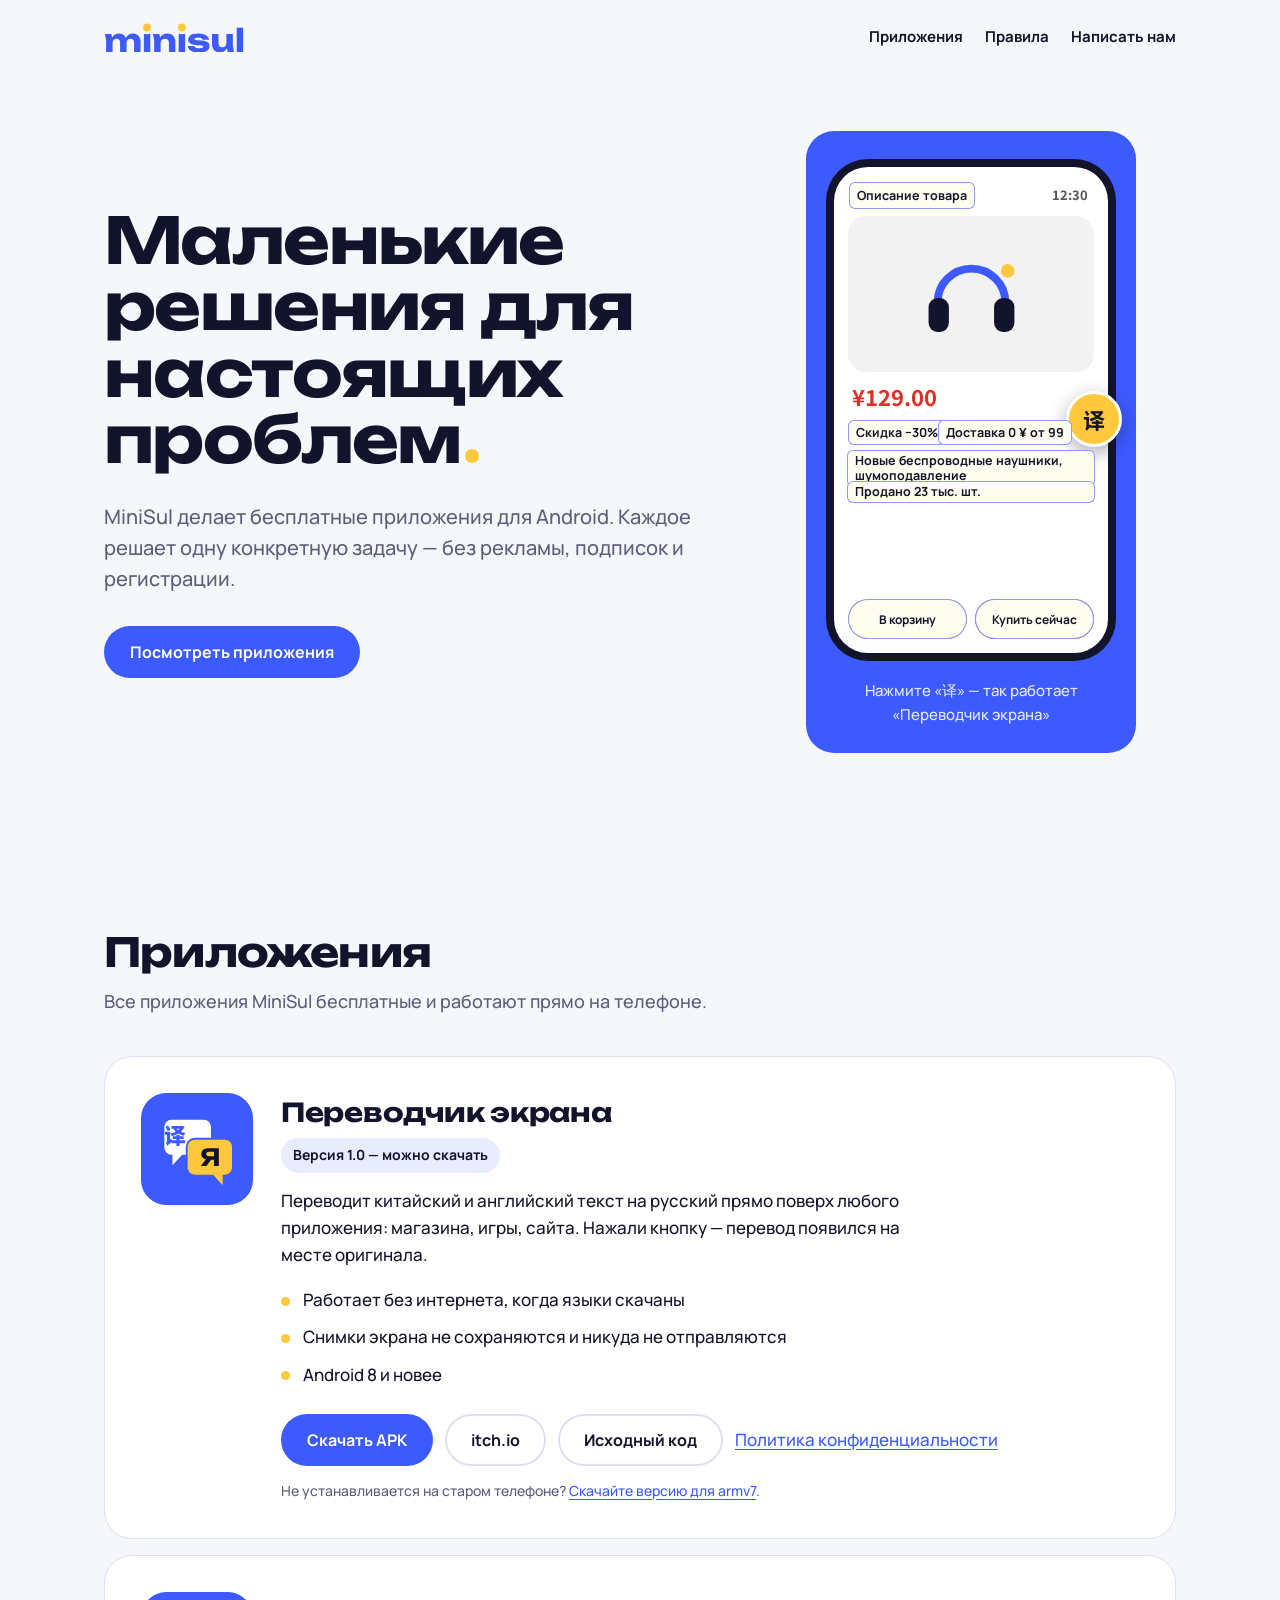
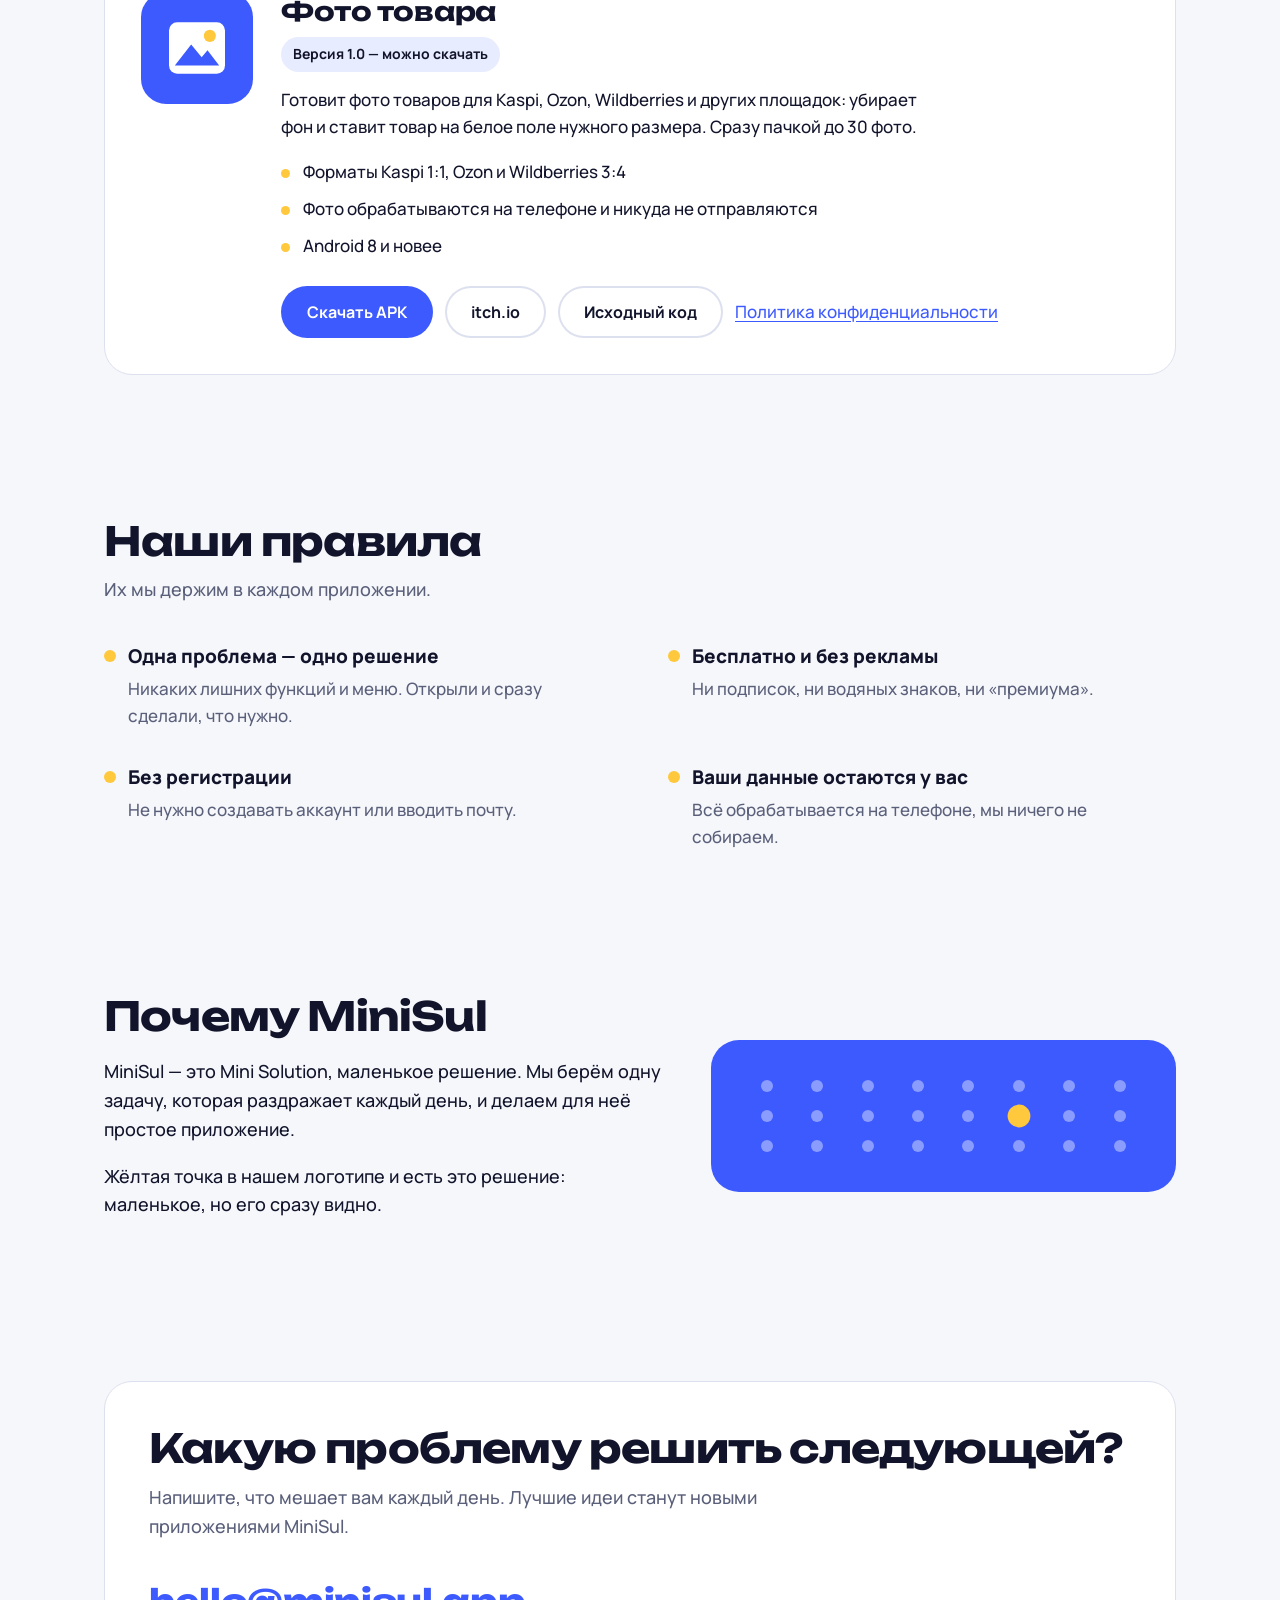
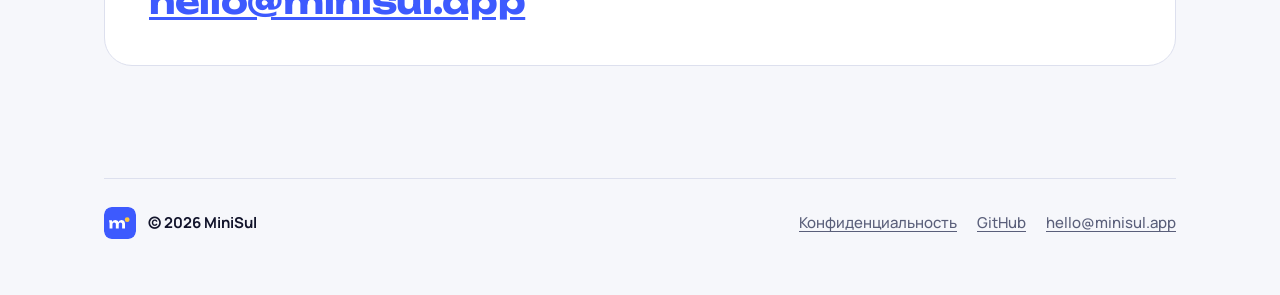
<file: index.html>
<!doctype html>
<html lang="ru">
<head>
<meta charset="utf-8">
<meta name="viewport" content="width=device-width, initial-scale=1">
<title>MiniSul — маленькие решения для настоящих проблем</title>
<meta name="description" content="MiniSul делает бесплатные приложения для Android без рекламы, подписок и регистрации. Первое — «Переводчик экрана»: китайский и английский на русский поверх любого приложения.">
<link rel="canonical" href="https://minisul.app/">
<meta name="theme-color" content="#3D5AFE">
<link rel="icon" href="/favicon.svg" type="image/svg+xml">
<link rel="icon" href="/favicon-32.png" sizes="32x32" type="image/png">
<link rel="apple-touch-icon" href="/apple-touch-icon.png">
<meta property="og:type" content="website">
<meta property="og:site_name" content="MiniSul">
<meta property="og:title" content="MiniSul — маленькие решения для настоящих проблем">
<meta property="og:description" content="Бесплатные приложения для Android без рекламы и регистрации.">
<meta property="og:url" content="https://minisul.app/">
<meta property="og:image" content="https://minisul.app/assets/img/og.png">
<meta name="twitter:card" content="summary_large_image">
<link rel="preconnect" href="https://fonts.googleapis.com">
<link rel="preconnect" href="https://fonts.gstatic.com" crossorigin>
<link rel="stylesheet" href="https://fonts.googleapis.com/css2?family=Manrope:wght@500;700;800&family=Unbounded:wght@700&display=swap">
<link rel="stylesheet" href="https://fonts.googleapis.com/css2?family=Noto+Sans+SC:wght@700&display=swap&text=%E6%96%B0%E6%AC%BE%E6%97%A0%E7%BA%BF%E8%93%9D%E7%89%99%E8%80%B3%E6%9C%BA%E9%99%8D%E5%99%AA%E9%95%BF%E7%BB%AD%E8%88%AA%E9%99%90%E6%97%B6%E6%8A%98%E6%89%A37%E6%8A%98%E6%BB%A199%E5%85%83%E5%8C%85%E9%82%AE%E5%B7%B2%E5%94%AE2.3%E4%B8%87%E4%BB%B6%E5%8A%A0%E5%85%A5%E8%B4%AD%E7%89%A9%E8%BD%A6%E7%AB%8B%E5%8D%B3%E8%B4%AD%E4%B9%B0%E5%95%86%E5%93%81%E8%AF%A6%E6%83%85%E8%AF%91">
<link rel="stylesheet" href="/assets/site.css">
</head>
<body>
<div class="wrap">
  <header class="top">
    <a class="logo" href="/" aria-label="MiniSul — на главную">
      <img class="logo-light" src="/assets/img/wordmark.svg" alt="minisul" width="152" height="30">
      <img class="logo-dark" src="/assets/img/wordmark-white.svg" alt="minisul" width="152" height="30">
    </a>
    <nav aria-label="Разделы">
      <a href="#apps">Приложения</a>
      <a class="opt" href="#rules">Правила</a>
      <a href="#contact">Написать нам</a>
    </nav>
  </header>

  <main>
    <div class="hero">
      <div>
        <h1>Маленькие решения для настоящих проблем<span class="dot" aria-hidden="true"></span></h1>
        <p class="lead">MiniSul делает бесплатные приложения для Android. Каждое решает одну конкретную задачу — без рекламы, подписок и регистрации.</p>
        <div class="actions">
          <a class="btn btn-primary" href="#apps">Посмотреть приложения</a>
        </div>
      </div>

      <figure class="demo" aria-label="Демонстрация: «Переводчик экрана» переводит китайский магазин на русский">
        <div class="phone" id="phone">
          <div class="bar"><span class="cn">商品详情<span class="ru">Описание товара</span></span><span>12:30</span></div>
          <div class="pic" aria-hidden="true">
            <svg viewBox="0 0 100 100"><path d="M20 58a30 30 0 0 1 60 0" fill="none" stroke="#3D5AFE" stroke-width="7" stroke-linecap="round"/><rect x="12" y="54" width="18" height="30" rx="8" fill="#12142B"/><rect x="70" y="54" width="18" height="30" rx="8" fill="#12142B"/><circle cx="82" cy="30" r="6" fill="#FFC83D"/></svg>
          </div>
          <p class="cn price">¥129.00</p>
          <p class="cn"><span class="cn tag">限时折扣 7折<span class="ru">Скидка −30%</span></span><span class="cn tag">满99元包邮<span class="ru">Доставка 0 ¥ от 99</span></span></p>
          <p class="cn title">新款无线蓝牙耳机 降噪 长续航<span class="ru">Новые беспроводные наушники, шумоподавление</span></p>
          <p class="cn small">已售2.3万件<span class="ru">Продано 23 тыс. шт.</span></p>
          <div class="buy"><span>加入购物车<span class="ru">В корзину</span></span><span>立即购买<span class="ru">Купить сейчас</span></span></div>
          <button class="fab" id="fab" type="button" aria-pressed="false" aria-label="Перевести экран">译</button>
        </div>
        <figcaption class="hint">Нажмите «译» — так работает «Переводчик экрана»</figcaption>
      </figure>
    </div>

    <section id="apps" aria-labelledby="apps-title">
      <h2 class="sec-title" id="apps-title">Приложения</h2>
      <p class="sec-lead">Все приложения MiniSul бесплатные и работают прямо на телефоне.</p>

      <article class="app-main">
        <img class="icon" src="/assets/img/icon-screen-translator.svg" alt="" width="112" height="112">
        <div>
          <h3>Переводчик экрана</h3>
          <span class="status">Версия 1.0 — можно скачать</span>
          <p>Переводит китайский и английский текст на русский прямо поверх любого приложения: магазина, игры, сайта. Нажали кнопку — перевод появился на месте оригинала.</p>
          <ul class="facts">
            <li>Работает без интернета, когда языки скачаны</li>
            <li>Снимки экрана не сохраняются и никуда не отправляются</li>
            <li>Android 8 и новее</li>
          </ul>
          <div class="actions">
            <a class="btn btn-primary" href="/downloads/ScreenTranslator.apk" download>Скачать APK</a>
            <a class="btn btn-ghost" href="https://minisul.itch.io/perevodchik-ekrana">itch.io</a>
            <a class="btn btn-ghost" href="https://github.com/alpharusts/ScreenTranslator">Исходный код</a>
            <a href="/privacy/screen-translator/">Политика конфиденциальности</a>
          </div>
          <p style="margin: 14px 0 0; font-size: 14px; color: var(--ink-muted)">Не устанавливается на старом телефоне? <a href="/downloads/ScreenTranslator-armv7.apk" download>Скачайте версию для armv7</a>.</p>
        </div>
      </article>

      <article class="app-main" style="margin-top: 16px">
        <img class="icon" src="/assets/img/icon-product-photo.svg" alt="" width="112" height="112">
        <div>
          <h3>Фото товара</h3>
          <span class="status">Версия 1.0 — можно скачать</span>
          <p>Готовит фото товаров для Kaspi, Ozon, Wildberries и других площадок: убирает фон и ставит товар на белое поле нужного размера. Сразу пачкой до 30 фото.</p>
          <ul class="facts">
            <li>Форматы Kaspi 1:1, Ozon и Wildberries 3:4</li>
            <li>Фото обрабатываются на телефоне и никуда не отправляются</li>
            <li>Android 8 и новее</li>
          </ul>
          <div class="actions">
            <a class="btn btn-primary" href="/downloads/FotoTovara.apk" download>Скачать APK</a>
            <a class="btn btn-ghost" href="https://minisul.itch.io/foto-tovara">itch.io</a>
            <a class="btn btn-ghost" href="https://github.com/alpharusts/ProductPhoto">Исходный код</a>
            <a href="/privacy/product-photo/">Политика конфиденциальности</a>
          </div>
        </div>
      </article>
    </section>

    <section id="rules" aria-labelledby="rules-title">
      <h2 class="sec-title" id="rules-title">Наши правила</h2>
      <p class="sec-lead">Их мы держим в каждом приложении.</p>
      <div class="rules">
        <div class="rule"><h3>Одна проблема — одно решение</h3><p>Никаких лишних функций и меню. Открыли и сразу сделали, что нужно.</p></div>
        <div class="rule"><h3>Бесплатно и без рекламы</h3><p>Ни подписок, ни водяных знаков, ни «премиума».</p></div>
        <div class="rule"><h3>Без регистрации</h3><p>Не нужно создавать аккаунт или вводить почту.</p></div>
        <div class="rule"><h3>Ваши данные остаются у вас</h3><p>Всё обрабатывается на телефоне, мы ничего не собираем.</p></div>
      </div>
    </section>

    <section aria-labelledby="about-title">
      <div class="about">
        <div>
          <h2 class="sec-title" id="about-title">Почему MiniSul</h2>
          <p>MiniSul — это Mini Solution, маленькое решение. Мы берём одну задачу, которая раздражает каждый день, и делаем для неё простое приложение.</p>
          <p>Жёлтая точка в нашем логотипе и есть это решение: маленькое, но его сразу видно.</p>
        </div>
        <div class="field" aria-hidden="true">
          <i></i><i></i><i></i><i></i><i></i><i></i><i></i><i></i>
          <i></i><i></i><i></i><i></i><i></i><i class="yes"></i><i></i><i></i>
          <i></i><i></i><i></i><i></i><i></i><i></i><i></i><i></i>
        </div>
      </div>
    </section>

    <section id="contact" aria-labelledby="contact-title">
      <div class="contact">
        <h2 class="sec-title" id="contact-title">Какую проблему решить следующей?</h2>
        <p class="sec-lead">Напишите, что мешает вам каждый день. Лучшие идеи станут новыми приложениями MiniSul.</p>
        <a class="mail" href="mailto:hello@minisul.app">hello@minisul.app</a>
      </div>
    </section>
  </main>

  <footer>
    <div class="row">
      <div class="brand"><img src="/favicon.svg" alt="" width="32" height="32">© 2026 MiniSul</div>
      <div class="links">
        <a href="/privacy/screen-translator/">Конфиденциальность</a>
        <a href="https://github.com/alpharusts">GitHub</a>
        <a href="mailto:hello@minisul.app">hello@minisul.app</a>
      </div>
    </div>
  </footer>
</div>

<script>
(function () {
  var phone = document.getElementById('phone');
  var fab = document.getElementById('fab');
  var touched = false;
  function set(on) { phone.classList.toggle('on', on); fab.setAttribute('aria-pressed', on ? 'true' : 'false'); }
  fab.addEventListener('click', function () { touched = true; set(!phone.classList.contains('on')); });
  // Один показ при загрузке: перевод появляется сам, дальше — по кнопке
  var reduce = window.matchMedia && window.matchMedia('(prefers-reduced-motion: reduce)').matches;
  if (!reduce) setTimeout(function () { if (!touched) set(true); }, 1400);
})();
</script>
</body>
</html>
</file>
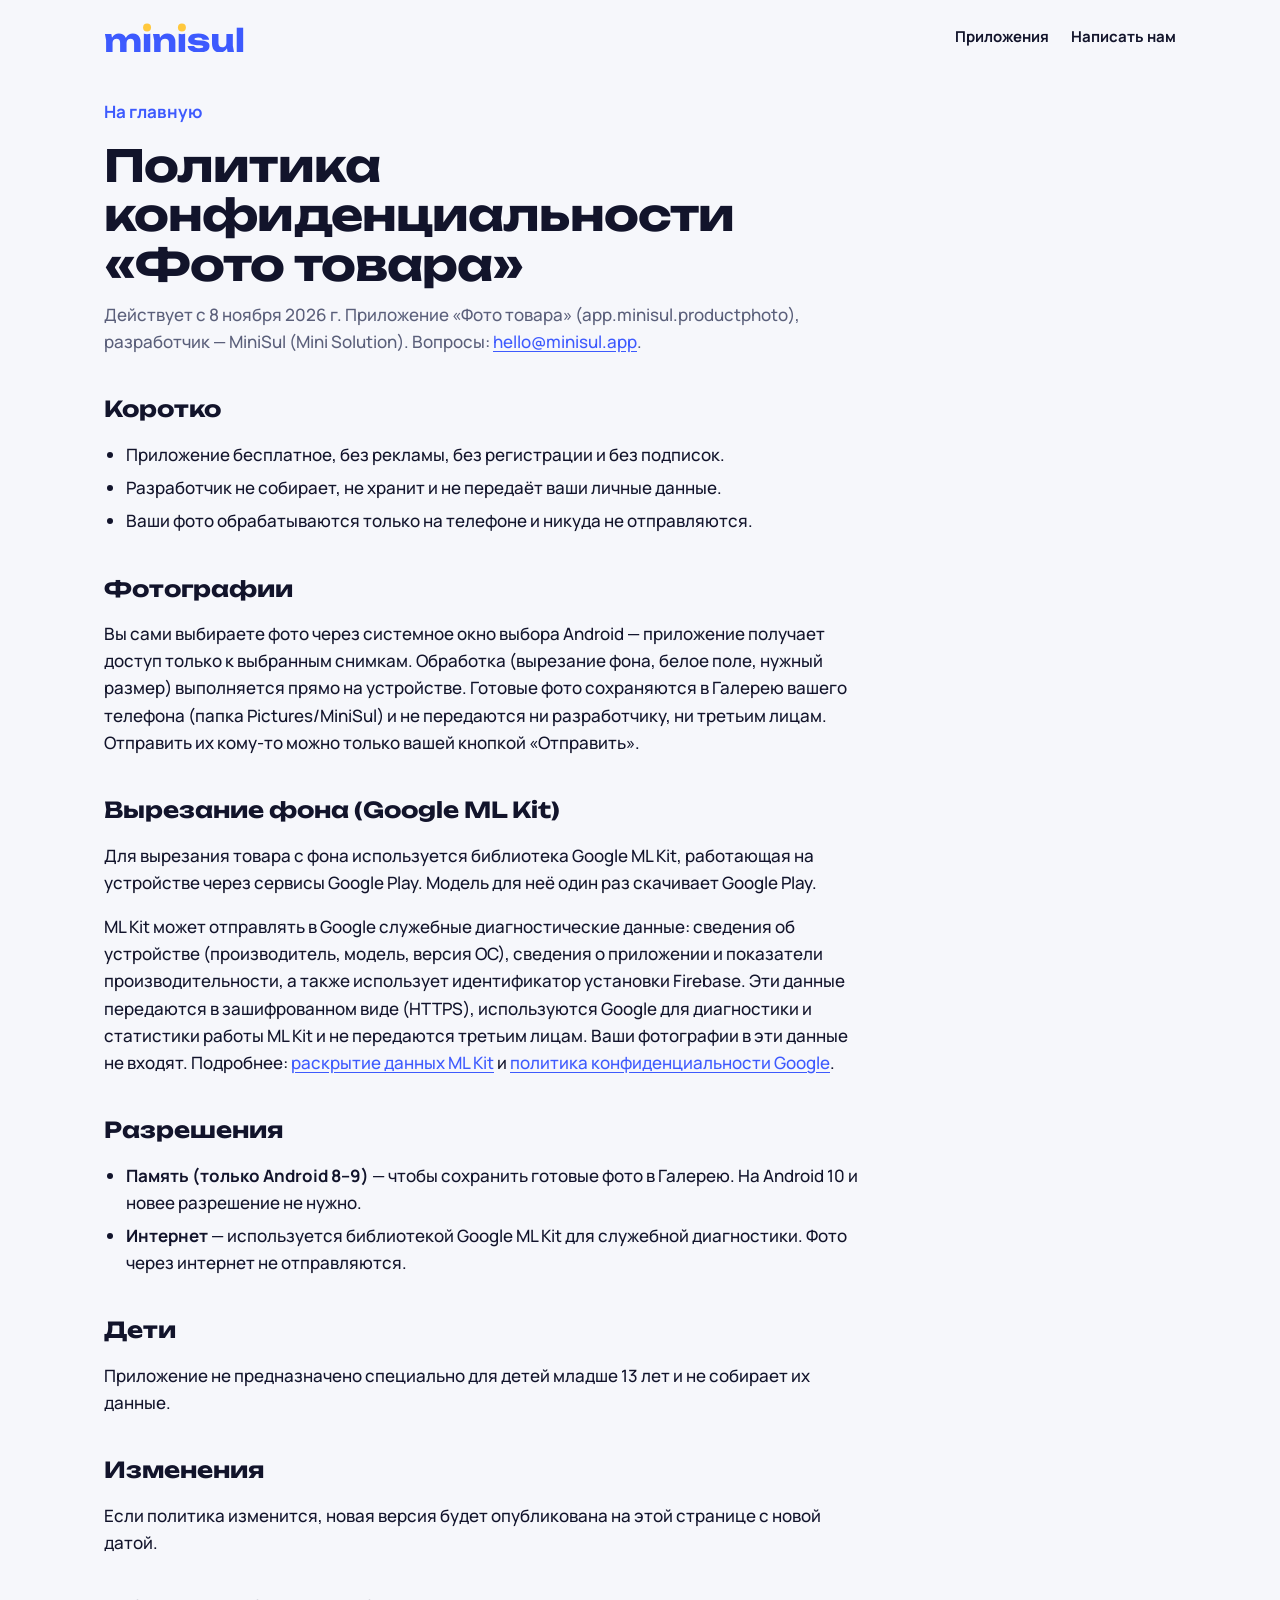
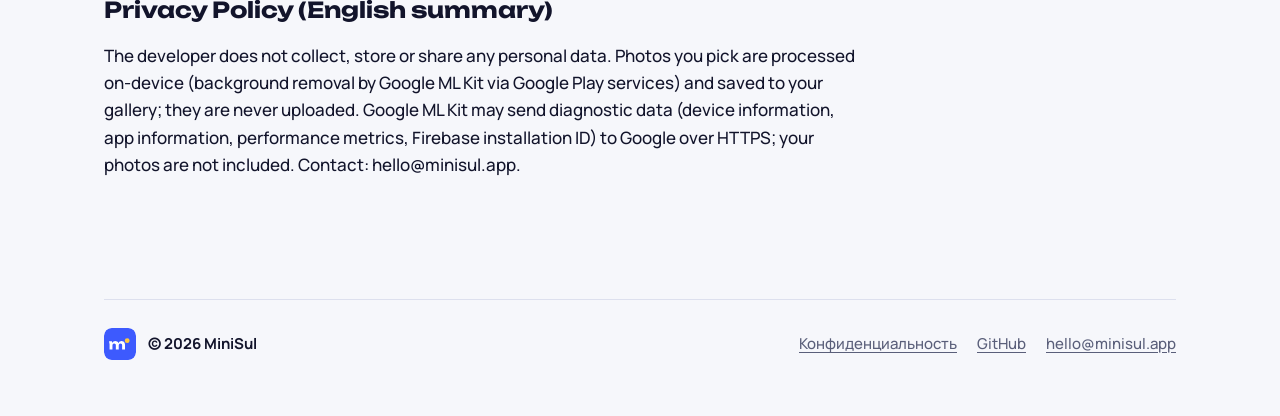
<file: privacy/product-photo/index.html>
<!doctype html>
<html lang="ru">
<head>
<meta charset="utf-8">
<meta name="viewport" content="width=device-width, initial-scale=1">
<meta name="theme-color" content="#3D5AFE">
<link rel="icon" href="/favicon.svg" type="image/svg+xml">
<link rel="icon" href="/favicon-32.png" sizes="32x32" type="image/png">
<link rel="apple-touch-icon" href="/apple-touch-icon.png">
<link rel="preconnect" href="https://fonts.googleapis.com">
<link rel="preconnect" href="https://fonts.gstatic.com" crossorigin>
<link rel="stylesheet" href="https://fonts.googleapis.com/css2?family=Manrope:wght@500;700;800&family=Unbounded:wght@700&display=swap">
<link rel="stylesheet" href="/assets/site.css">
<title>Политика конфиденциальности — Фото товара — MiniSul</title>
<meta name="description" content="Политика конфиденциальности приложения «Фото товара» от MiniSul.">
<link rel="canonical" href="https://minisul.app/privacy/product-photo/">
</head>
<body>
<div class="wrap">
  <header class="top">
    <a class="logo" href="/" aria-label="MiniSul — на главную">
      <img class="logo-light" src="/assets/img/wordmark.svg" alt="minisul" width="152" height="30">
      <img class="logo-dark" src="/assets/img/wordmark-white.svg" alt="minisul" width="152" height="30">
    </a>
    <nav aria-label="Разделы"><a href="/#apps">Приложения</a><a href="/#contact">Написать нам</a></nav>
  </header>
  <main class="doc">
    <a class="back" href="/">На главную</a>
    <h1>Политика конфиденциальности «Фото товара»</h1>
    <p class="meta">Действует с 8 ноября 2026 г. Приложение «Фото товара» (app.minisul.productphoto), разработчик — MiniSul (Mini Solution). Вопросы: <a href="mailto:hello@minisul.app">hello@minisul.app</a>.</p>

    <h2>Коротко</h2>
    <ul>
      <li>Приложение бесплатное, без рекламы, без регистрации и без подписок.</li>
      <li>Разработчик не собирает, не хранит и не передаёт ваши личные данные.</li>
      <li>Ваши фото обрабатываются только на телефоне и никуда не отправляются.</li>
    </ul>

    <h2>Фотографии</h2>
    <p>Вы сами выбираете фото через системное окно выбора Android — приложение получает доступ только к выбранным снимкам. Обработка (вырезание фона, белое поле, нужный размер) выполняется прямо на устройстве. Готовые фото сохраняются в Галерею вашего телефона (папка Pictures/MiniSul) и не передаются ни разработчику, ни третьим лицам. Отправить их кому-то можно только вашей кнопкой «Отправить».</p>

    <h2>Вырезание фона (Google ML Kit)</h2>
    <p>Для вырезания товара с фона используется библиотека Google ML Kit, работающая на устройстве через сервисы Google Play. Модель для неё один раз скачивает Google Play.</p>
    <p>ML Kit может отправлять в Google служебные диагностические данные: сведения об устройстве (производитель, модель, версия ОС), сведения о приложении и показатели производительности, а также использует идентификатор установки Firebase. Эти данные передаются в зашифрованном виде (HTTPS), используются Google для диагностики и статистики работы ML Kit и не передаются третьим лицам. Ваши фотографии в эти данные не входят. Подробнее: <a href="https://developers.google.com/ml-kit/android-data-disclosure">раскрытие данных ML Kit</a> и <a href="https://policies.google.com/privacy">политика конфиденциальности Google</a>.</p>

    <h2>Разрешения</h2>
    <ul>
      <li><strong>Память (только Android 8–9)</strong> — чтобы сохранить готовые фото в Галерею. На Android 10 и новее разрешение не нужно.</li>
      <li><strong>Интернет</strong> — используется библиотекой Google ML Kit для служебной диагностики. Фото через интернет не отправляются.</li>
    </ul>

    <h2>Дети</h2>
    <p>Приложение не предназначено специально для детей младше 13 лет и не собирает их данные.</p>

    <h2>Изменения</h2>
    <p>Если политика изменится, новая версия будет опубликована на этой странице с новой датой.</p>

    <h2 lang="en">Privacy Policy (English summary)</h2>
    <p lang="en">The developer does not collect, store or share any personal data. Photos you pick are processed on-device (background removal by Google ML Kit via Google Play services) and saved to your gallery; they are never uploaded. Google ML Kit may send diagnostic data (device information, app information, performance metrics, Firebase installation ID) to Google over HTTPS; your photos are not included. Contact: hello@minisul.app.</p>
  </main>
  <footer>
    <div class="row">
      <div class="brand"><img src="/favicon.svg" alt="" width="32" height="32">© 2026 MiniSul</div>
      <div class="links"><a href="/privacy/screen-translator/">Конфиденциальность</a><a href="https://github.com/alpharusts">GitHub</a><a href="mailto:hello@minisul.app">hello@minisul.app</a></div>
    </div>
  </footer>
</div>
</body>
</html>
</file>
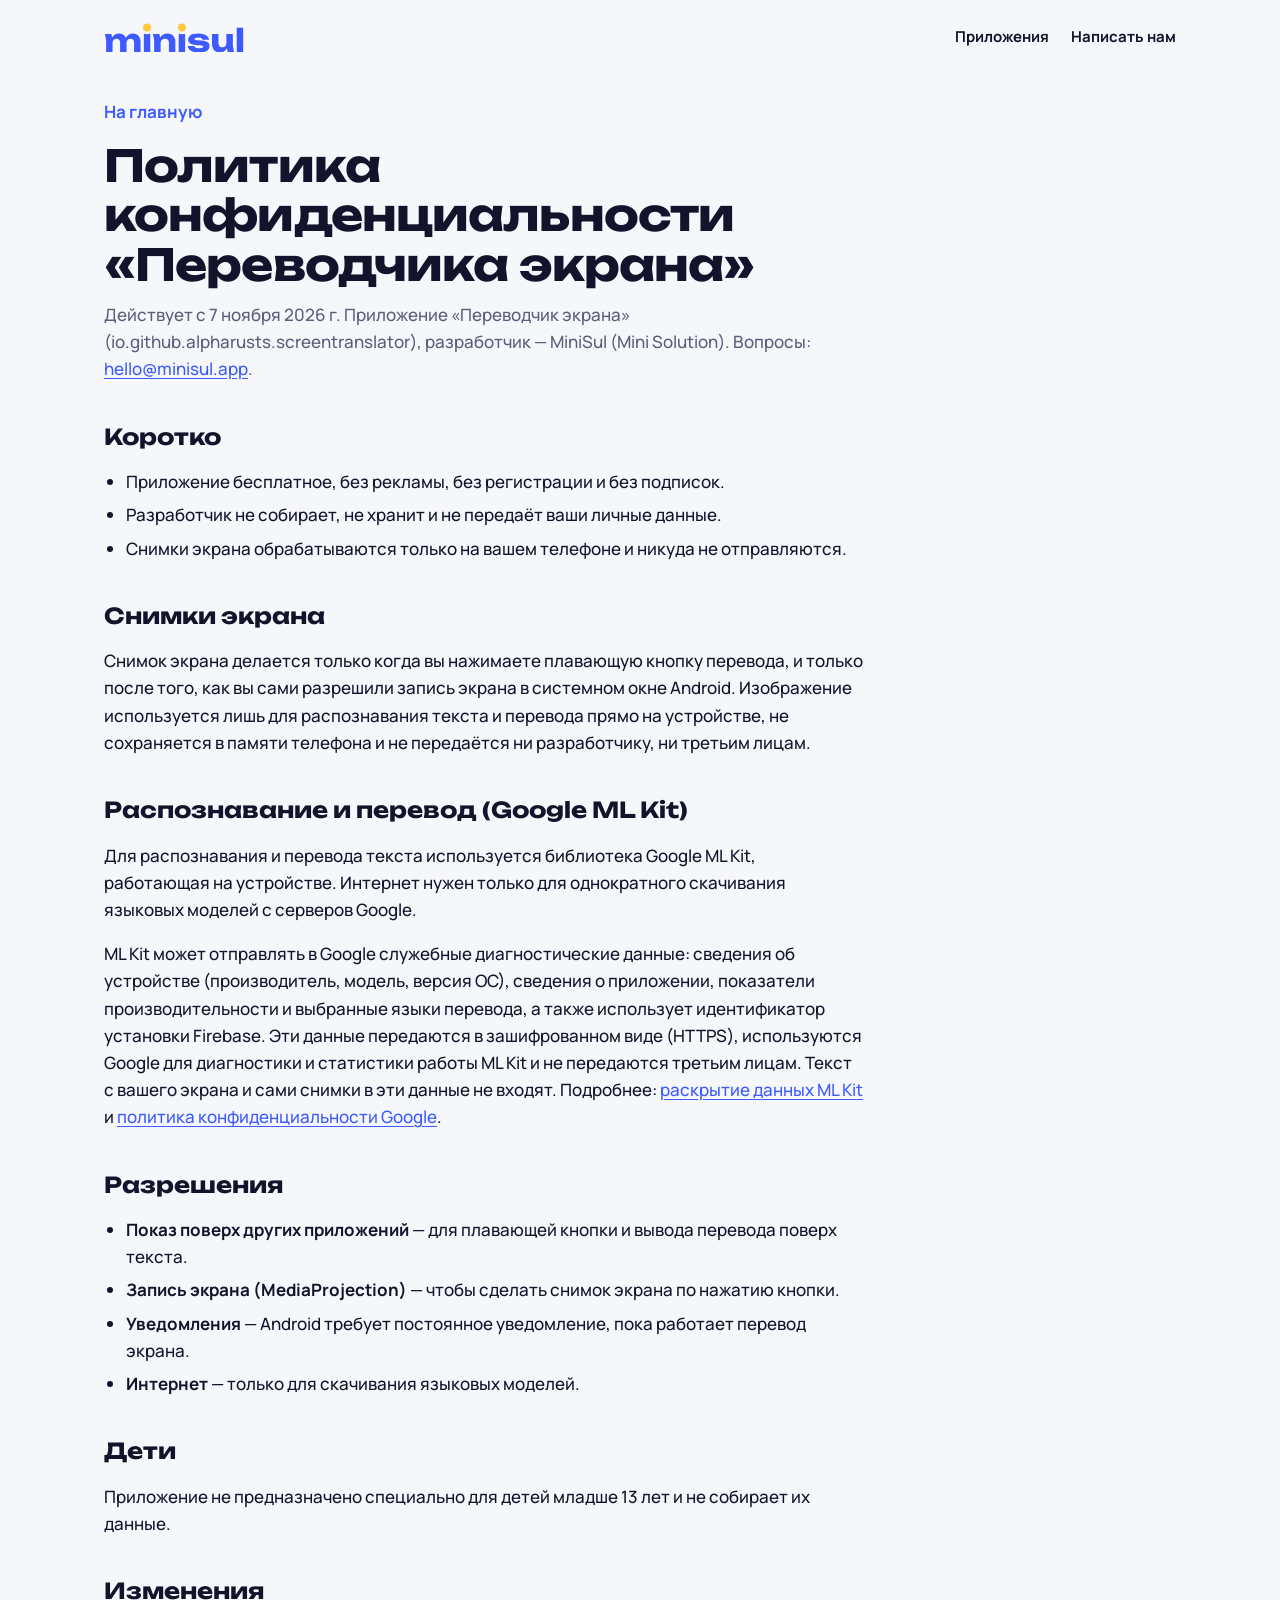
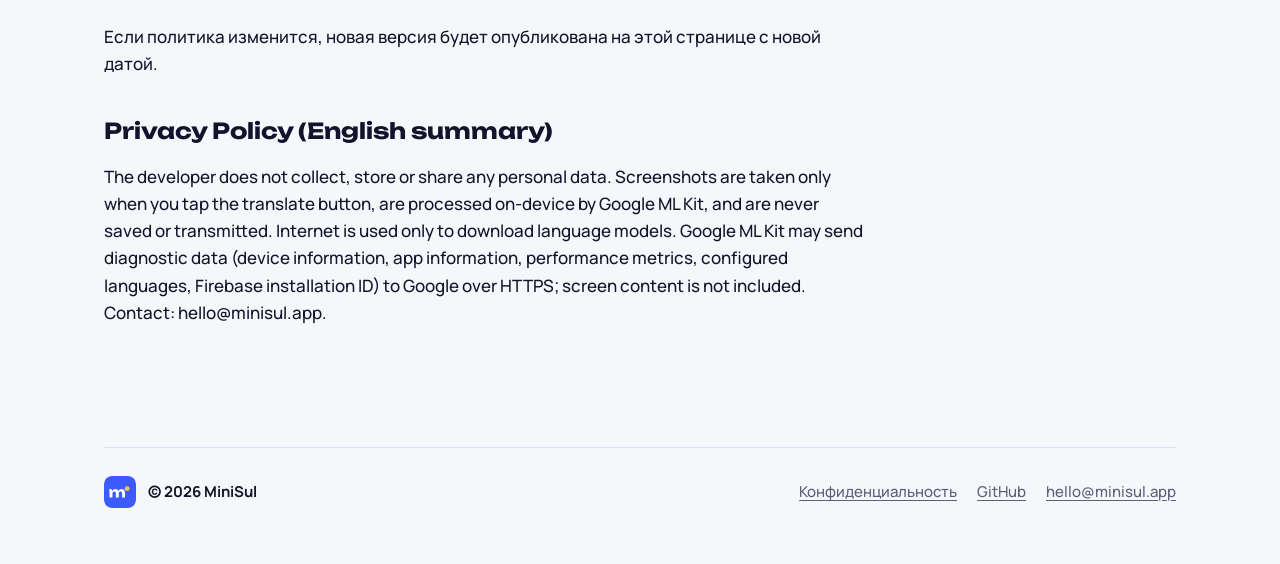
<file: privacy/screen-translator/index.html>
<!doctype html>
<html lang="ru">
<head>
<meta charset="utf-8">
<meta name="viewport" content="width=device-width, initial-scale=1">
<meta name="theme-color" content="#3D5AFE">
<link rel="icon" href="/favicon.svg" type="image/svg+xml">
<link rel="icon" href="/favicon-32.png" sizes="32x32" type="image/png">
<link rel="apple-touch-icon" href="/apple-touch-icon.png">
<link rel="preconnect" href="https://fonts.googleapis.com">
<link rel="preconnect" href="https://fonts.gstatic.com" crossorigin>
<link rel="stylesheet" href="https://fonts.googleapis.com/css2?family=Manrope:wght@500;700;800&family=Unbounded:wght@700&display=swap">
<link rel="stylesheet" href="/assets/site.css">
<title>Политика конфиденциальности — Переводчик экрана — MiniSul</title>
<meta name="description" content="Политика конфиденциальности приложения «Переводчик экрана» от MiniSul.">
<link rel="canonical" href="https://minisul.app/privacy/screen-translator/">
</head>
<body>
<div class="wrap">
  <header class="top">
    <a class="logo" href="/" aria-label="MiniSul — на главную">
      <img class="logo-light" src="/assets/img/wordmark.svg" alt="minisul" width="152" height="30">
      <img class="logo-dark" src="/assets/img/wordmark-white.svg" alt="minisul" width="152" height="30">
    </a>
    <nav aria-label="Разделы"><a href="/#apps">Приложения</a><a href="/#contact">Написать нам</a></nav>
  </header>
  <main class="doc">
    <a class="back" href="/">На главную</a>
    <h1>Политика конфиденциальности «Переводчика экрана»</h1>
    <p class="meta">Действует с 7 ноября 2026 г. Приложение «Переводчик экрана» (io.github.alpharusts.screentranslator), разработчик — MiniSul (Mini Solution). Вопросы: <a href="mailto:hello@minisul.app">hello@minisul.app</a>.</p>

    <h2>Коротко</h2>
    <ul>
      <li>Приложение бесплатное, без рекламы, без регистрации и без подписок.</li>
      <li>Разработчик не собирает, не хранит и не передаёт ваши личные данные.</li>
      <li>Снимки экрана обрабатываются только на вашем телефоне и никуда не отправляются.</li>
    </ul>

    <h2>Снимки экрана</h2>
    <p>Снимок экрана делается только когда вы нажимаете плавающую кнопку перевода, и только после того, как вы сами разрешили запись экрана в системном окне Android. Изображение используется лишь для распознавания текста и перевода прямо на устройстве, не сохраняется в памяти телефона и не передаётся ни разработчику, ни третьим лицам.</p>

    <h2>Распознавание и перевод (Google ML Kit)</h2>
    <p>Для распознавания и перевода текста используется библиотека Google ML Kit, работающая на устройстве. Интернет нужен только для однократного скачивания языковых моделей с серверов Google.</p>
    <p>ML Kit может отправлять в Google служебные диагностические данные: сведения об устройстве (производитель, модель, версия ОС), сведения о приложении, показатели производительности и выбранные языки перевода, а также использует идентификатор установки Firebase. Эти данные передаются в зашифрованном виде (HTTPS), используются Google для диагностики и статистики работы ML Kit и не передаются третьим лицам. Текст с вашего экрана и сами снимки в эти данные не входят. Подробнее: <a href="https://developers.google.com/ml-kit/android-data-disclosure">раскрытие данных ML Kit</a> и <a href="https://policies.google.com/privacy">политика конфиденциальности Google</a>.</p>

    <h2>Разрешения</h2>
    <ul>
      <li><strong>Показ поверх других приложений</strong> — для плавающей кнопки и вывода перевода поверх текста.</li>
      <li><strong>Запись экрана (MediaProjection)</strong> — чтобы сделать снимок экрана по нажатию кнопки.</li>
      <li><strong>Уведомления</strong> — Android требует постоянное уведомление, пока работает перевод экрана.</li>
      <li><strong>Интернет</strong> — только для скачивания языковых моделей.</li>
    </ul>

    <h2>Дети</h2>
    <p>Приложение не предназначено специально для детей младше 13 лет и не собирает их данные.</p>

    <h2>Изменения</h2>
    <p>Если политика изменится, новая версия будет опубликована на этой странице с новой датой.</p>

    <h2 lang="en">Privacy Policy (English summary)</h2>
    <p lang="en">The developer does not collect, store or share any personal data. Screenshots are taken only when you tap the translate button, are processed on-device by Google ML Kit, and are never saved or transmitted. Internet is used only to download language models. Google ML Kit may send diagnostic data (device information, app information, performance metrics, configured languages, Firebase installation ID) to Google over HTTPS; screen content is not included. Contact: hello@minisul.app.</p>
  </main>
  <footer>
    <div class="row">
      <div class="brand"><img src="/favicon.svg" alt="" width="32" height="32">© 2026 MiniSul</div>
      <div class="links"><a href="/privacy/screen-translator/">Конфиденциальность</a><a href="https://github.com/alpharusts">GitHub</a><a href="mailto:hello@minisul.app">hello@minisul.app</a></div>
    </div>
  </footer>
</div>
</body>
</html>
</file>
<file: assets/site.css>
/* MiniSul — сайт. Токены из бренд-системы MiniSul. */

:root {
  color-scheme: light;
  --brand: #3D5AFE;          /* индиго MiniSul: плашки, кнопки */
  --brand-strong: #2B44D9;
  --brand-text: #3D5AFE;     /* ссылки и акценты текстом */
  --brand-tint: #E8ECFF;
  --accent: #FFC83D;         /* жёлтая «точка решения» — только акцент */
  --on-brand: #FFFFFF;
  --ink: #12142B;
  --ink-muted: #5A5F7A;
  --surface: #F6F7FB;
  --surface-raised: #FFFFFF;
  --line: #DDE0EE;
  --bubble: #FFFDF0;
  --font-display: "Unbounded", "Manrope", system-ui, sans-serif;
  --font-sans: "Manrope", system-ui, -apple-system, "Segoe UI", Roboto, sans-serif;
  --radius-sm: 8px; --radius-md: 16px; --radius-lg: 28px;
  --space-1: 4px; --space-2: 8px; --space-4: 16px; --space-6: 24px;
  --page: 1120px;
}
@media (prefers-color-scheme: dark) {
  :root {
    color-scheme: dark;
    --brand-text: #8C9EFF;
    --brand-tint: #1E2450;
    --ink: #F2F3FA;
    --ink-muted: #A3A8C3;
    --surface: #0E1020;
    --surface-raised: #181B33;
    --line: #2A2E4D;
  }
}

* { box-sizing: border-box; }
html { -webkit-text-size-adjust: 100%; scroll-behavior: smooth; scroll-padding-top: 24px; }
body { margin: 0; background: var(--surface); color: var(--ink); font: 500 17px/1.6 var(--font-sans); }
img { max-width: 100%; display: block; }
a { color: var(--brand-text); text-underline-offset: 3px; }
a:hover { text-decoration-thickness: 2px; }
:focus-visible { outline: 3px solid var(--accent); outline-offset: 3px; border-radius: 6px; }
.wrap { max-width: var(--page); margin: 0 auto; padding: 0 var(--space-6); }

/* Шапка */
.top { display: flex; align-items: center; justify-content: space-between; gap: var(--space-6); padding: 22px 0; }
.top .logo img { height: 30px; width: auto; }
.top nav { display: flex; gap: 22px; font-weight: 700; font-size: 15px; }
.top nav a { color: var(--ink); text-decoration: none; white-space: nowrap; }
.top nav a:hover { color: var(--brand-text); }
.logo-dark { display: none; }
@media (prefers-color-scheme: dark) { .logo-light { display: none; } .logo-dark { display: block; } }

/* Первый экран */
.hero { display: grid; grid-template-columns: minmax(0, 3fr) minmax(0, 2fr); gap: 48px; align-items: center; padding: 40px 0 88px; }
.hero h1 { font: 700 clamp(38px, 5vw, 64px)/1.04 var(--font-display); letter-spacing: -0.025em; margin: 0 0 28px; }
.hero h1 .dot { display: inline-block; width: .22em; height: .22em; border-radius: 50%; background: var(--accent); margin-left: .06em; vertical-align: baseline; }
.lead { font-size: 20px; line-height: 1.55; color: var(--ink-muted); max-width: 34em; margin: 0 0 32px; }
.btn { display: inline-flex; align-items: center; justify-content: center; min-height: 52px; padding: 0 26px; border-radius: 999px; font: 700 16px/1 var(--font-sans); text-decoration: none; border: 0; cursor: pointer; }
.btn-primary { background: var(--brand); color: var(--on-brand); }
.btn-primary:hover { background: var(--brand-strong); }
.btn-ghost { background: transparent; color: var(--ink); box-shadow: inset 0 0 0 2px var(--line); }
.btn-ghost:hover { box-shadow: inset 0 0 0 2px var(--brand-text); }
.actions { display: flex; flex-wrap: wrap; gap: 12px; align-items: center; }

/* Живая демонстрация переводчика */
.demo { position: relative; background: var(--brand); border-radius: var(--radius-lg); padding: 36px 28px 26px; color: var(--on-brand); overflow: hidden; }
.demo .dots { position: absolute; top: 22px; right: 22px; display: grid; grid-template-columns: repeat(4, 8px); gap: 14px; }
.demo .dots i { width: 8px; height: 8px; border-radius: 50%; background: rgba(255,255,255,.35); }
.demo .dots i.yes { background: var(--accent); }
.phone { position: relative; width: min(100%, 300px); margin: 0 auto; aspect-ratio: 9 / 16; background: #fff; color: #222; border-radius: 34px; padding: 14px; box-shadow: 0 0 0 8px #12142B; font-family: "Noto Sans SC", "PingFang SC", "Microsoft YaHei", sans-serif; font-weight: 700; }
.phone .bar { display: flex; justify-content: space-between; font-size: 13px; color: #555; padding: 4px 6px 10px; }
.phone .pic { height: 34%; border-radius: 18px; background: #F2F2F2; display: grid; place-items: center; }
.phone .pic svg { width: 46%; height: auto; }
.cn { position: relative; margin: 10px 4px 0; }
.cn .cn, .bar .cn { margin: 0; }
.cn { font-size: 15px; line-height: 1.35; }
.cn.title { font-size: 16px; }
.cn.price { color: #E02E24; font-size: 22px; }
.cn.tag { display: inline-block; font-size: 12px; color: #E02E24; border: 1.5px solid #E02E24; border-radius: 6px; padding: 1px 6px; margin-right: 6px; }
.cn.small { color: #777; font-size: 12px; }
.phone .buy { position: absolute; left: 14px; right: 14px; bottom: 14px; display: grid; grid-template-columns: 1fr 1fr; gap: 8px; }
.phone .buy > span { position: relative; text-align: center; color: #fff; border-radius: 999px; padding: 10px 4px; font-size: 13px; }
.phone .buy > span:first-child { background: #FF9F1C; }
.phone .buy > span:last-child { background: #E02E24; }
/* русские плашки поверх оригинала — как в приложении */
.ru { position: absolute; inset: -3px -5px auto -5px; min-height: calc(100% + 6px); z-index: 2; display: flex; align-items: center; padding: 2px 7px; background: var(--bubble); color: #14142B; border: 1.5px solid rgba(61,90,254,.6); border-radius: 6px; font: 700 12.5px/1.25 var(--font-sans); opacity: 0; transform: scale(.96); transition: opacity .28s ease, transform .28s ease; pointer-events: none; }
.cn.price .ru { font-size: 15px; }
.phone .buy .ru { inset: 0; min-height: 0; justify-content: center; border-radius: 999px; font-size: 12px; }
.tag .ru, .bar .ru { right: auto; white-space: nowrap; }
.phone.on .ru { opacity: 1; transform: none; }
.fab { position: absolute; right: -14px; top: 46%; width: 56px; height: 56px; border-radius: 50%; border: 3px solid #fff; background: var(--brand); color: #fff; font: 700 22px/1 "Noto Sans SC", sans-serif; cursor: pointer; box-shadow: 0 6px 18px rgba(18,20,43,.35); }
.fab[aria-pressed="true"] { background: var(--accent); color: #12142B; }
.demo .hint { text-align: center; margin: 26px 0 0; font-size: 15px; color: #E8ECFF; }
@media (prefers-reduced-motion: reduce) { .ru { transition: none; } html { scroll-behavior: auto; } }

/* Разделы */
section { padding: 72px 0; }
.sec-title { font: 700 clamp(28px, 3.6vw, 40px)/1.12 var(--font-display); letter-spacing: -0.02em; margin: 0 0 12px; }
.sec-lead { color: var(--ink-muted); max-width: 40em; margin: 0 0 40px; font-size: 18px; }

/* Приложения */
.app-main { display: grid; grid-template-columns: 112px minmax(0, 1fr); gap: 28px; background: var(--surface-raised); border-radius: var(--radius-lg); padding: 36px; border: 1px solid var(--line); }
.app-main img.icon { width: 112px; height: 112px; }
.app-main h3 { font: 700 26px/1.2 var(--font-display); margin: 4px 0 10px; letter-spacing: -0.01em; }
.app-main p { margin: 0 0 18px; max-width: 38em; }
.status { display: inline-block; font-size: 14px; font-weight: 700; padding: 6px 12px; border-radius: 999px; background: var(--brand-tint); color: var(--ink); margin-bottom: 14px; }
.facts { list-style: none; padding: 0; margin: 0 0 26px; display: grid; gap: 10px; }
.facts li { position: relative; padding-left: 22px; }
.facts li::before { content: ""; position: absolute; left: 0; top: .62em; width: 9px; height: 9px; border-radius: 50%; background: var(--accent); }
.app-next { display: grid; grid-template-columns: 64px minmax(0, 1fr); gap: 20px; align-items: center; padding: 26px 36px; margin-top: 16px; border-radius: var(--radius-lg); border: 2px dashed var(--line); }
.app-next img { width: 64px; height: 64px; }
.app-next h3 { font: 700 18px/1.3 var(--font-display); margin: 0 0 4px; }
.app-next p { margin: 0; color: var(--ink-muted); font-size: 16px; }
.app-next .status { margin: 0 0 0 10px; vertical-align: 2px; font-size: 12px; padding: 4px 10px; }

/* Правила */
.rules { display: grid; grid-template-columns: repeat(2, minmax(0, 1fr)); gap: 36px 56px; }
.rule h3 { font: 800 19px/1.3 var(--font-sans); margin: 0 0 6px; display: flex; gap: 12px; align-items: baseline; }
.rule h3::before { content: ""; flex: none; width: 12px; height: 12px; border-radius: 50%; background: var(--accent); transform: translateY(-1px); }
.rule p { margin: 0 0 0 24px; color: var(--ink-muted); }

/* О бренде */
.about { display: grid; grid-template-columns: minmax(0, 6fr) minmax(0, 5fr); gap: 48px; align-items: center; }
.about p { font-size: 18px; max-width: 34em; }
.field { background: var(--brand); border-radius: var(--radius-lg); padding: 40px; display: grid; grid-template-columns: repeat(8, 1fr); gap: 18px; justify-items: center; }
.field i { width: 12px; height: 12px; border-radius: 50%; background: rgba(255,255,255,.4); }
.field i.yes { background: var(--accent); transform: scale(1.9); }

/* Контакты */
.contact { background: var(--surface-raised); border: 1px solid var(--line); border-radius: var(--radius-lg); padding: 44px; }
.contact .mail { font: 700 clamp(22px, 3.2vw, 34px)/1.2 var(--font-display); letter-spacing: -0.01em; word-break: break-word; }

/* Подвал */
footer { padding: 40px 0 56px; color: var(--ink-muted); font-size: 15px; }
footer .row { display: flex; flex-wrap: wrap; gap: 14px 28px; align-items: center; justify-content: space-between; border-top: 1px solid var(--line); padding-top: 28px; }
footer .links { display: flex; flex-wrap: wrap; gap: 20px; }
footer .links a { color: var(--ink-muted); }
footer .brand { display: flex; align-items: center; gap: 12px; color: var(--ink); font-weight: 700; }
footer .brand img { width: 32px; height: 32px; border-radius: 8px; }

/* Текстовые страницы */
.doc { max-width: 760px; padding: 24px 0 64px; }
.doc h1 { font: 700 clamp(30px, 4.4vw, 44px)/1.12 var(--font-display); letter-spacing: -0.02em; margin: 16px 0 12px; }
.doc h2 { font: 700 22px/1.3 var(--font-display); margin: 40px 0 10px; }
.doc .meta { color: var(--ink-muted); margin: 0 0 28px; }
.doc ul { padding-left: 22px; }
.doc li { margin: 6px 0; }
.back { font-weight: 700; text-decoration: none; }

/* Телефон */
@media (max-width: 860px) {
  .hero { grid-template-columns: 1fr; padding-top: 16px; gap: 40px; }
  .about { grid-template-columns: 1fr; }
  .rules { grid-template-columns: 1fr; gap: 26px; }
}
@media (max-width: 600px) {
  body { font-size: 16px; }
  .wrap { padding: 0 18px; }
  .top nav a.opt { display: none; }
  .top nav { gap: 16px; font-size: 14px; }
  .top .logo img { height: 26px; }
  section { padding: 52px 0; }
  .lead { font-size: 18px; }
  .app-main { grid-template-columns: 1fr; padding: 26px; gap: 14px; }
  .app-main img.icon { width: 84px; height: 84px; }
  .app-next { grid-template-columns: 52px minmax(0, 1fr); padding: 20px; }
  .app-next img { width: 52px; height: 52px; }
  .contact { padding: 28px; }
  .field { padding: 26px; gap: 14px; }
  .fab { right: -8px; }
}
</file>
